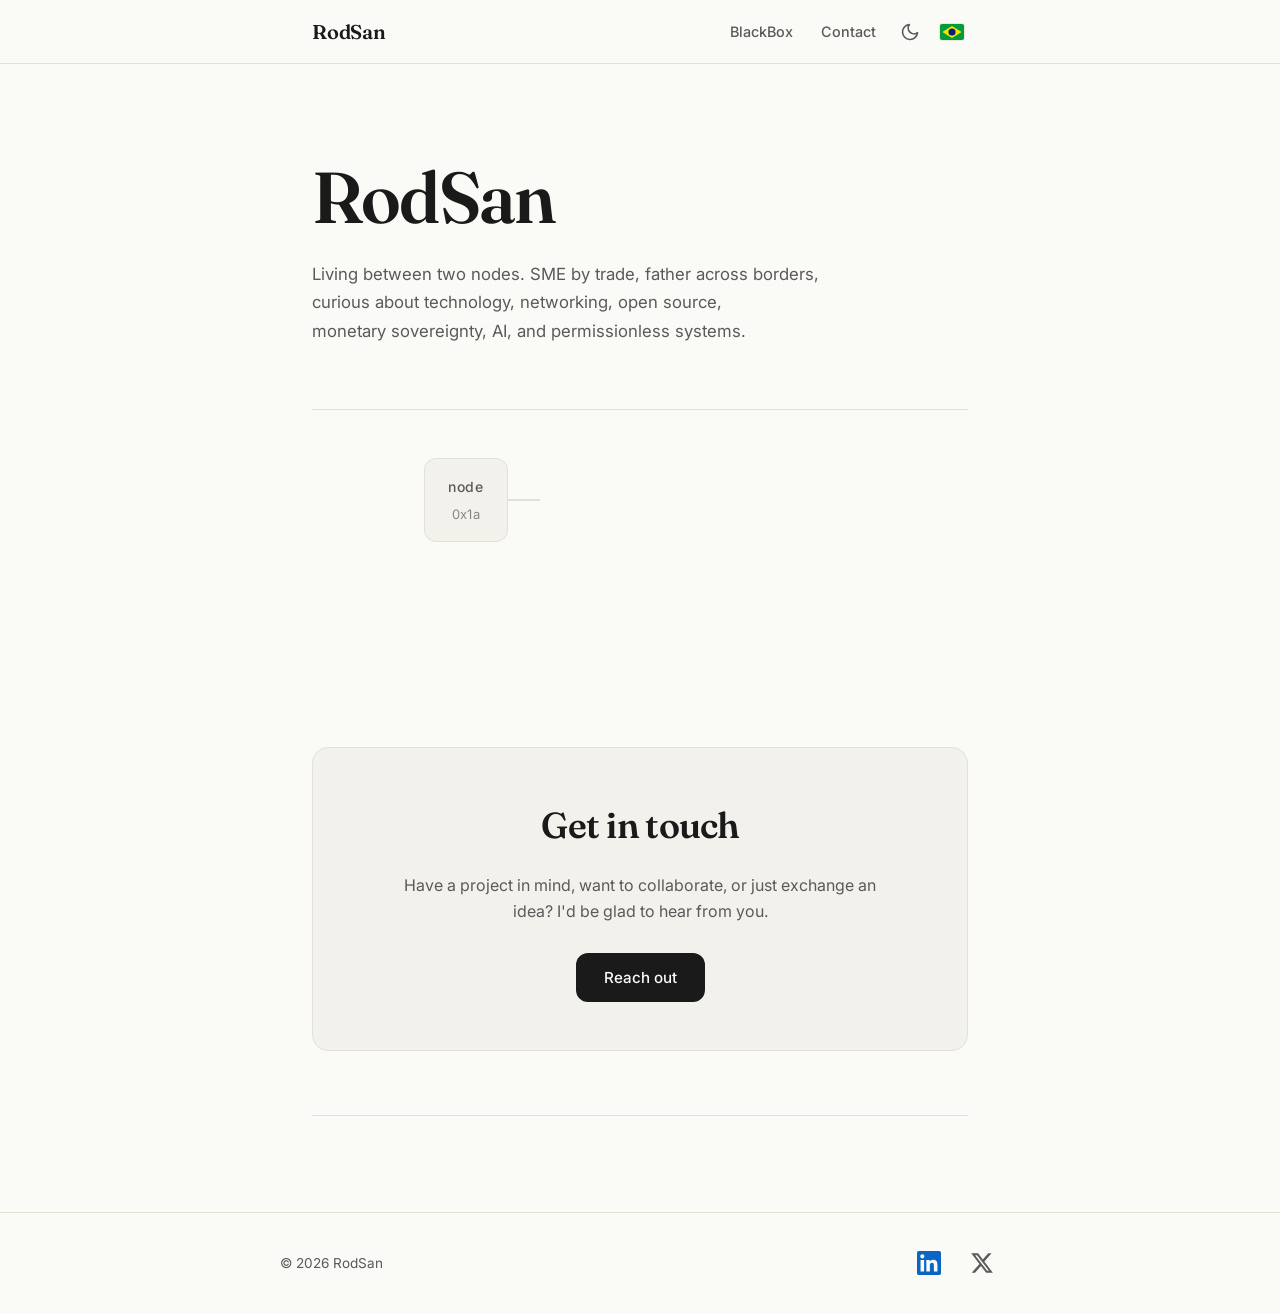
<file: index.html>
<!DOCTYPE html>
<html lang="en">
<head>
    <meta charset="UTF-8">
    <meta name="viewport" content="width=device-width, initial-scale=1.0">
    <title>RodSan</title>
    <meta name="description" content="Personal site of RodSan — SSE by trade, father across borders, curious about monetary sovereignty, open source, AI, and permissionless systems.">

    <link rel="alternate" hreflang="en" href="https://0xrodsan.github.io/">
    <link rel="alternate" hreflang="pt-BR" href="https://0xrodsan.github.io/pt/">
    <link rel="alternate" hreflang="x-default" href="https://0xrodsan.github.io/">
    <link rel="canonical" href="https://0xrodsan.github.io/">

    <link rel="preconnect" href="https://fonts.googleapis.com">
    <link rel="preconnect" href="https://fonts.gstatic.com" crossorigin>
    <link href="https://fonts.googleapis.com/css2?family=Fraunces:ital,wght@0,400;0,600;0,700;1,400&family=Inter:wght@400;500;600&display=swap" rel="stylesheet">

    <link rel="stylesheet" href="style.css">

    <script>
        (function() {
            var stored = localStorage.getItem('theme');
            var prefersDark = window.matchMedia('(prefers-color-scheme: dark)').matches;
            var theme = stored || (prefersDark ? 'dark' : 'light');
            document.documentElement.setAttribute('data-theme', theme);
        })();
    </script>
</head>
<body>
    <header class="site-header">
        <div class="header-inner">
            <a href="/" class="site-logo">RodSan</a>

            <nav class="site-nav" aria-label="Main navigation">
                <ul class="nav-list">
                    <li class="nav-item"><a href="https://0xrodsan.github.io/blackbox/" class="nav-link">BlackBox</a></li>
                    <li class="nav-item"><a href="contato.html" class="nav-link">Contact</a></li>
                    <!-- Add new nav items here: <li class="nav-item"><a class="nav-link" href="…">…</a></li> -->
                </ul>
            </nav>

            <div class="header-actions">
                <button type="button" class="theme-toggle" aria-label="Toggle light/dark theme" title="Toggle theme">
                    <svg class="icon-sun" xmlns="http://www.w3.org/2000/svg" width="20" height="20" viewBox="0 0 24 24" fill="none" stroke="currentColor" stroke-width="2" stroke-linecap="round" stroke-linejoin="round" aria-hidden="true">
                        <circle cx="12" cy="12" r="4"></circle>
                        <path d="M12 2v2M12 20v2M4.93 4.93l1.41 1.41M17.66 17.66l1.41 1.41M2 12h2M20 12h2M4.93 19.07l1.41-1.41M17.66 6.34l1.41-1.41"></path>
                    </svg>
                    <svg class="icon-moon" xmlns="http://www.w3.org/2000/svg" width="20" height="20" viewBox="0 0 24 24" fill="none" stroke="currentColor" stroke-width="2" stroke-linecap="round" stroke-linejoin="round" aria-hidden="true">
                        <path d="M21 12.79A9 9 0 1 1 11.21 3 7 7 0 0 0 21 12.79z"></path>
                    </svg>
                </button>

                <a href="pt/" class="lang-flag" aria-label="Português" title="Português">
                    <svg xmlns="http://www.w3.org/2000/svg" viewBox="0 0 30 20" width="24" height="16" aria-hidden="true">
                        <rect width="30" height="20" fill="#009c3b"/>
                        <polygon points="15,2.5 27,10 15,17.5 3,10" fill="#ffdf00"/>
                        <circle cx="15" cy="10" r="4.5" fill="#002776"/>
                    </svg>
                </a>

                <button type="button" class="menu-toggle" aria-label="Open menu" aria-expanded="false" aria-controls="mobile-nav">
                    <span></span>
                    <span></span>
                    <span></span>
                </button>
            </div>
        </div>

        <nav id="mobile-nav" class="mobile-nav" aria-label="Mobile navigation" hidden>
            <ul class="mobile-nav-list">
                <li class="mobile-nav-item"><a href="https://0xrodsan.github.io/blackbox/" class="mobile-nav-link">BlackBox</a></li>
                <li class="mobile-nav-item"><a href="contato.html" class="mobile-nav-link">Contact</a></li>
                <!-- Add new nav items here: <li class="mobile-nav-item"><a class="mobile-nav-link" href="…">…</a></li> -->
            </ul>
        </nav>
    </header>

    <main class="main-content">
        <section class="hero reveal" aria-labelledby="hero-title">
            <h1 id="hero-title" class="hero-title">RodSan</h1>
            <p class="hero-subtitle">
                Living between two nodes. SME by trade, father across borders,<br>
                curious about technology, networking, open source,<br>
                monetary sovereignty, AI, and permissionless systems.
            </p>
        </section>

        <section aria-label="Personal protocol">
            <div style="display:flex;flex-direction:column;align-items:center;justify-content:center;padding:3rem 1rem;gap:2.5rem;">
                <div id="rodsan-chain" style="display:flex;align-items:center;position:relative;"></div>
                <p id="rodsan-caption" style="font-size:14px;color:var(--color-text-muted);text-align:center;max-width:300px;line-height:1.9;opacity:0;transition:opacity 1.4s ease;font-style:italic;margin:0;">I build things that remember.<br>So that wherever I am — something holds.</p>
            </div>
            <style>
            .rodsan-block {
              width: var(--chain-block, 84px);
              height: var(--chain-block, 84px);
              border-radius: 12px;
              border: 1.5px solid var(--chain-border);
              background: var(--chain-bg);
              display: flex;
              flex-direction: column;
              align-items: center;
              justify-content: center;
              gap: 5px;
              opacity: 0;
              position: relative;
              overflow: hidden;
            }
            .rodsan-block.base { border-color: #b87350; }
            .rodsan-label {
              font-size: var(--chain-label, 14px);
              color: var(--color-text-muted);
              font-weight: 500;
              letter-spacing: 0.05em;
              position: relative;
              z-index: 2;
            }
            .rodsan-hash {
              font-size: var(--chain-hash, 13px);
              color: var(--color-text-muted);
              opacity: 0.7;
              letter-spacing: 0.03em;
              position: relative;
              z-index: 2;
            }
            .rodsan-conn {
              width: var(--chain-conn, 32px);
              height: 1.5px;
              background: var(--chain-border);
              opacity: 0;
              transition: opacity 0.4s ease;
              flex-shrink: 0;
            }
            .rodsan-ring {
              position: absolute;
              right: -8px;
              top: 50%;
              transform: translateY(-50%);
              width: 16px;
              height: 16px;
              border-radius: 50%;
              border: 1.5px solid #b87350;
              opacity: 0;
              pointer-events: none;
            }
            .rodsan-ring.go { animation: rodsan-pulse 2.6s ease-out forwards; }
            @keyframes rodsan-pulse {
              0%   { opacity: .7; transform: translateY(-50%) scale(.5); }
              100% { opacity: 0;  transform: translateY(-50%) scale(2.6); }
            }

            [data-theme="dark"] {
              --chain-bg:     #1a1a1a;
              --chain-border: #444444;
            }

            [data-theme="light"] {
              --chain-bg:     var(--color-surface);
              --chain-border: var(--color-border);
            }

            @media (max-width: 540px) {
              :root {
                --chain-block: 60px;
                --chain-label: 10px;
                --chain-hash:  9px;
                --chain-conn:  20px;
              }
            }
            </style>
            <script>
            (function(){
              var chain=document.getElementById('rodsan-chain');
              var caption=document.getElementById('rodsan-caption');
              var blocks=[{label:'node',hash:'0x1a'},{label:'silence',hash:'0x2f'},{label:'echo',hash:'0x3d'},{label:'base',hash:'0xff'}];
              var els=[];
              blocks.forEach(function(b,i){
                var wrap=document.createElement('div');
                wrap.style.cssText='position:relative;display:flex;align-items:center;';
                var block=document.createElement('div');
                block.className='rodsan-block'+(i===blocks.length-1?' base':'');
                var glitch=document.createElement('div');
                glitch.style.cssText='position:absolute;left:0;right:0;height:2px;background:#b87350;opacity:0;z-index:1;';
                var label=document.createElement('span');
                label.className='rodsan-label';
                label.textContent=b.label;
                var hash=document.createElement('span');
                hash.className='rodsan-hash';
                hash.textContent=b.hash;
                block.appendChild(glitch);block.appendChild(label);block.appendChild(hash);
                wrap.appendChild(block);
                var ring=document.createElement('div');
                ring.className='rodsan-ring';
                wrap.appendChild(ring);
                var conn=null;
                if(i<blocks.length-1){conn=document.createElement('div');conn.className='rodsan-conn';wrap.appendChild(conn);}
                els.push({block:block,conn:conn,ring:ring,glitch:glitch,label:label});
                chain.appendChild(wrap);
              });
              function delay(ms){return new Promise(function(r){setTimeout(r,ms);});}
              async function glitchBlock(block,glitch,label){
                var chars='▓░█▒#@&%'.split('');
                var original=label.textContent;
                block.style.opacity='1';
                for(var i=0;i<5;i++){
                  label.textContent=chars[Math.floor(Math.random()*chars.length)].repeat(original.length);
                  glitch.style.opacity='0.6';
                  glitch.style.top=Math.random()*60+'px';
                  block.style.transform='translateX('+(Math.random()-.5)*4+'px)';
                  await delay(60);
                  label.textContent=original;glitch.style.opacity='0';block.style.transform='translateX(0)';
                  await delay(50);
                }
              }
              async function animate(){
                await delay(500);
                for(var i=0;i<els.length;i++){
                  var e=els[i];
                  await glitchBlock(e.block,e.glitch,e.label);
                  e.ring.classList.add('go');
                  await delay(300);e.ring.classList.remove('go');
                  if(e.conn){e.conn.style.opacity='1';await delay(150);await delay(400);}
                  else{await delay(400);}
                }
                await delay(800);caption.style.opacity='1';
              }
              animate();
            })();
            </script>
        </section>

        <section class="cta-section reveal" aria-labelledby="cta-title">
            <div class="cta-card">
                <h2 id="cta-title" class="cta-title">Get in touch</h2>
                <p class="cta-text">
                    Have a project in mind, want to collaborate, or just exchange an idea?
                    I'd be glad to hear from you.
                </p>
                <a href="contato.html" class="cta-button">Reach out</a>
            </div>
        </section>
    </main>

    <footer class="site-footer">
        <div class="footer-inner">
            <p class="footer-copy">© <span class="footer-year">2025</span> RodSan</p>
            <ul class="footer-social">
                <li>
                    <a href="https://www.linkedin.com/in/rodsan80/" class="footer-social-link" target="_blank" rel="noopener noreferrer" aria-label="LinkedIn">
                        <svg xmlns="http://www.w3.org/2000/svg" viewBox="0 0 24 24" aria-hidden="true">
                            <path fill="#0A66C2" d="M20.447 20.452h-3.554v-5.569c0-1.328-.027-3.037-1.852-3.037-1.853 0-2.136 1.445-2.136 2.939v5.667H9.351V9h3.414v1.561h.046c.477-.9 1.637-1.85 3.37-1.85 3.601 0 4.267 2.37 4.267 5.455v6.286zM5.337 7.433c-1.144 0-2.063-.926-2.063-2.065 0-1.138.92-2.063 2.063-2.063 1.14 0 2.064.925 2.064 2.063 0 1.139-.925 2.065-2.064 2.065zm1.782 13.019H3.555V9h3.564v11.452zM22.225 0H1.771C.792 0 0 .774 0 1.729v20.542C0 23.227.792 24 1.771 24h20.451C23.2 24 24 23.227 24 22.271V1.729C24 .774 23.2 0 22.222 0h.003z"/>
                        </svg>
                    </a>
                </li>
                <li>
                    <a href="https://x.com/0xRodSan" class="footer-social-link" target="_blank" rel="noopener noreferrer" aria-label="X">
                        <svg xmlns="http://www.w3.org/2000/svg" viewBox="0 0 24 24" aria-hidden="true">
                            <path fill="currentColor" d="M18.244 2.25h3.308l-7.227 8.26 8.502 11.24H16.17l-5.214-6.817L4.99 21.75H1.68l7.73-8.835L1.254 2.25H8.08l4.713 6.231zm-1.161 17.52h1.833L7.084 4.126H5.117z"/>
                        </svg>
                    </a>
                </li>
            </ul>
        </div>
    </footer>

    <script src="config.js"></script>
    <script src="script.js"></script>
</body>
</html>
</file>
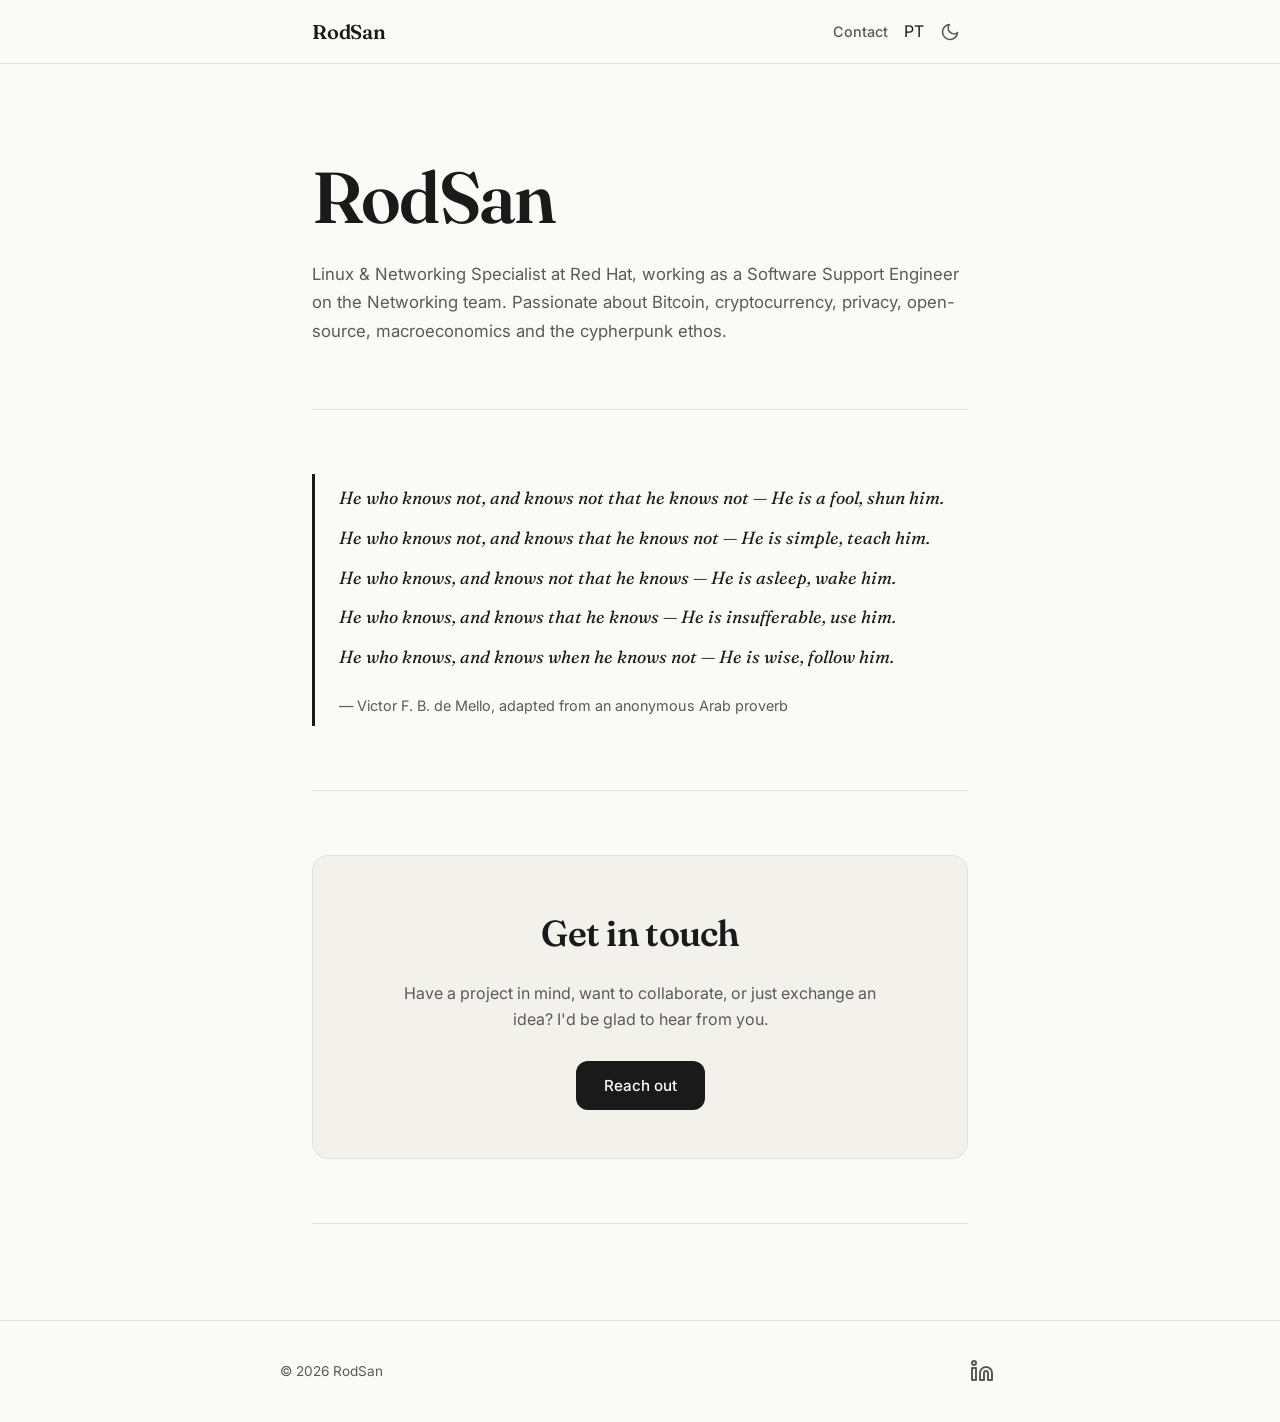
<file: en/index.html>
<!DOCTYPE html>
<html lang="en">
<head>
    <meta charset="UTF-8">
    <meta name="viewport" content="width=device-width, initial-scale=1.0">
    <title>RodSan — Linux & Networking Specialist</title>
    <meta name="description" content="Personal site of RodSan — Linux & Networking Specialist at Red Hat. Bitcoin, privacy, open-source and cypherpunk enthusiast.">

    <link rel="alternate" hreflang="pt-BR" href="https://0xrodsan.github.io/">
    <link rel="alternate" hreflang="en" href="https://0xrodsan.github.io/en/">
    <link rel="alternate" hreflang="x-default" href="https://0xrodsan.github.io/">
    <link rel="canonical" href="https://0xrodsan.github.io/en/">

    <link rel="preconnect" href="https://fonts.googleapis.com">
    <link rel="preconnect" href="https://fonts.gstatic.com" crossorigin>
    <link href="https://fonts.googleapis.com/css2?family=Fraunces:ital,wght@0,400;0,600;0,700;1,400&family=Inter:wght@400;500;600&display=swap" rel="stylesheet">

    <link rel="stylesheet" href="../style.css">

    <script>
        (function() {
            var stored = localStorage.getItem('theme');
            var prefersDark = window.matchMedia('(prefers-color-scheme: dark)').matches;
            var theme = stored || (prefersDark ? 'dark' : 'light');
            document.documentElement.setAttribute('data-theme', theme);
        })();
    </script>
</head>
<body>
    <header class="site-header">
        <div class="header-inner">
            <a href="/en/" class="site-logo">RodSan</a>

            <nav class="site-nav" aria-label="Main navigation">
                <ul class="nav-list">
                    <li class="nav-item"><a href="contact.html" class="nav-link">Contact</a></li>
                    <!-- Add new nav items here: <li class="nav-item"><a class="nav-link" href="…">…</a></li> -->
                </ul>
            </nav>

            <div class="header-actions">
                <a href="/" class="lang-switch" aria-label="Mudar para Português" title="Português">PT</a>

                <button type="button" class="theme-toggle" aria-label="Toggle light/dark theme" title="Toggle theme">
                    <svg class="icon-sun" xmlns="http://www.w3.org/2000/svg" width="20" height="20" viewBox="0 0 24 24" fill="none" stroke="currentColor" stroke-width="2" stroke-linecap="round" stroke-linejoin="round" aria-hidden="true">
                        <circle cx="12" cy="12" r="4"></circle>
                        <path d="M12 2v2M12 20v2M4.93 4.93l1.41 1.41M17.66 17.66l1.41 1.41M2 12h2M20 12h2M4.93 19.07l1.41-1.41M17.66 6.34l1.41-1.41"></path>
                    </svg>
                    <svg class="icon-moon" xmlns="http://www.w3.org/2000/svg" width="20" height="20" viewBox="0 0 24 24" fill="none" stroke="currentColor" stroke-width="2" stroke-linecap="round" stroke-linejoin="round" aria-hidden="true">
                        <path d="M21 12.79A9 9 0 1 1 11.21 3 7 7 0 0 0 21 12.79z"></path>
                    </svg>
                </button>

                <button type="button" class="menu-toggle" aria-label="Open menu" aria-expanded="false" aria-controls="mobile-nav">
                    <span></span>
                    <span></span>
                    <span></span>
                </button>
            </div>
        </div>

        <nav id="mobile-nav" class="mobile-nav" aria-label="Mobile navigation" hidden>
            <ul class="mobile-nav-list">
                <li class="mobile-nav-item"><a href="contact.html" class="mobile-nav-link">Contact</a></li>
                <!-- Add new nav items here: <li class="mobile-nav-item"><a class="mobile-nav-link" href="…">…</a></li> -->
            </ul>
        </nav>
    </header>

    <main class="main-content">
        <section class="hero reveal" aria-labelledby="hero-title">
            <h1 id="hero-title" class="hero-title">RodSan</h1>
            <p class="hero-subtitle">
                Linux & Networking Specialist at Red Hat, working as a Software Support Engineer on the Networking team.
                Passionate about Bitcoin, cryptocurrency, privacy, open-source, macroeconomics and the cypherpunk ethos.
            </p>
        </section>

        <section class="quote-section reveal" aria-label="Quote">
            <blockquote class="quote">
                <p>He who knows not, and knows not that he knows not — He is a fool, shun him.</p>
                <p>He who knows not, and knows that he knows not — He is simple, teach him.</p>
                <p>He who knows, and knows not that he knows — He is asleep, wake him.</p>
                <p>He who knows, and knows that he knows — He is insufferable, use him.</p>
                <p>He who knows, and knows when he knows not — He is wise, follow him.</p>
                <footer class="quote-cite">— Victor F. B. de Mello, adapted from an anonymous Arab proverb</footer>
            </blockquote>
        </section>

        <section class="cta-section reveal" aria-labelledby="cta-title">
            <div class="cta-card">
                <h2 id="cta-title" class="cta-title">Get in touch</h2>
                <p class="cta-text">
                    Have a project in mind, want to collaborate, or just exchange an idea?
                    I'd be glad to hear from you.
                </p>
                <a href="contact.html" class="cta-button">Reach out</a>
            </div>
        </section>
    </main>

    <footer class="site-footer">
        <div class="footer-inner">
            <p class="footer-copy">© <span class="footer-year">2025</span> RodSan</p>
            <ul class="footer-social">
                <li>
                    <a href="https://www.linkedin.com/in/rodsan80/" class="footer-social-link" target="_blank" rel="noopener noreferrer" aria-label="LinkedIn">
                        <svg xmlns="http://www.w3.org/2000/svg" width="20" height="20" viewBox="0 0 24 24" fill="none" stroke="currentColor" stroke-width="2" stroke-linecap="round" stroke-linejoin="round" aria-hidden="true">
                            <path d="M16 8a6 6 0 0 1 6 6v7h-4v-7a2 2 0 0 0-4 0v7h-4v-7a6 6 0 0 1 6-6z"></path>
                            <rect x="2" y="9" width="4" height="12"></rect>
                            <circle cx="4" cy="4" r="2"></circle>
                        </svg>
                    </a>
                </li>
            </ul>
        </div>
    </footer>

    <script src="../script.js"></script>
</body>
</html>
</file>
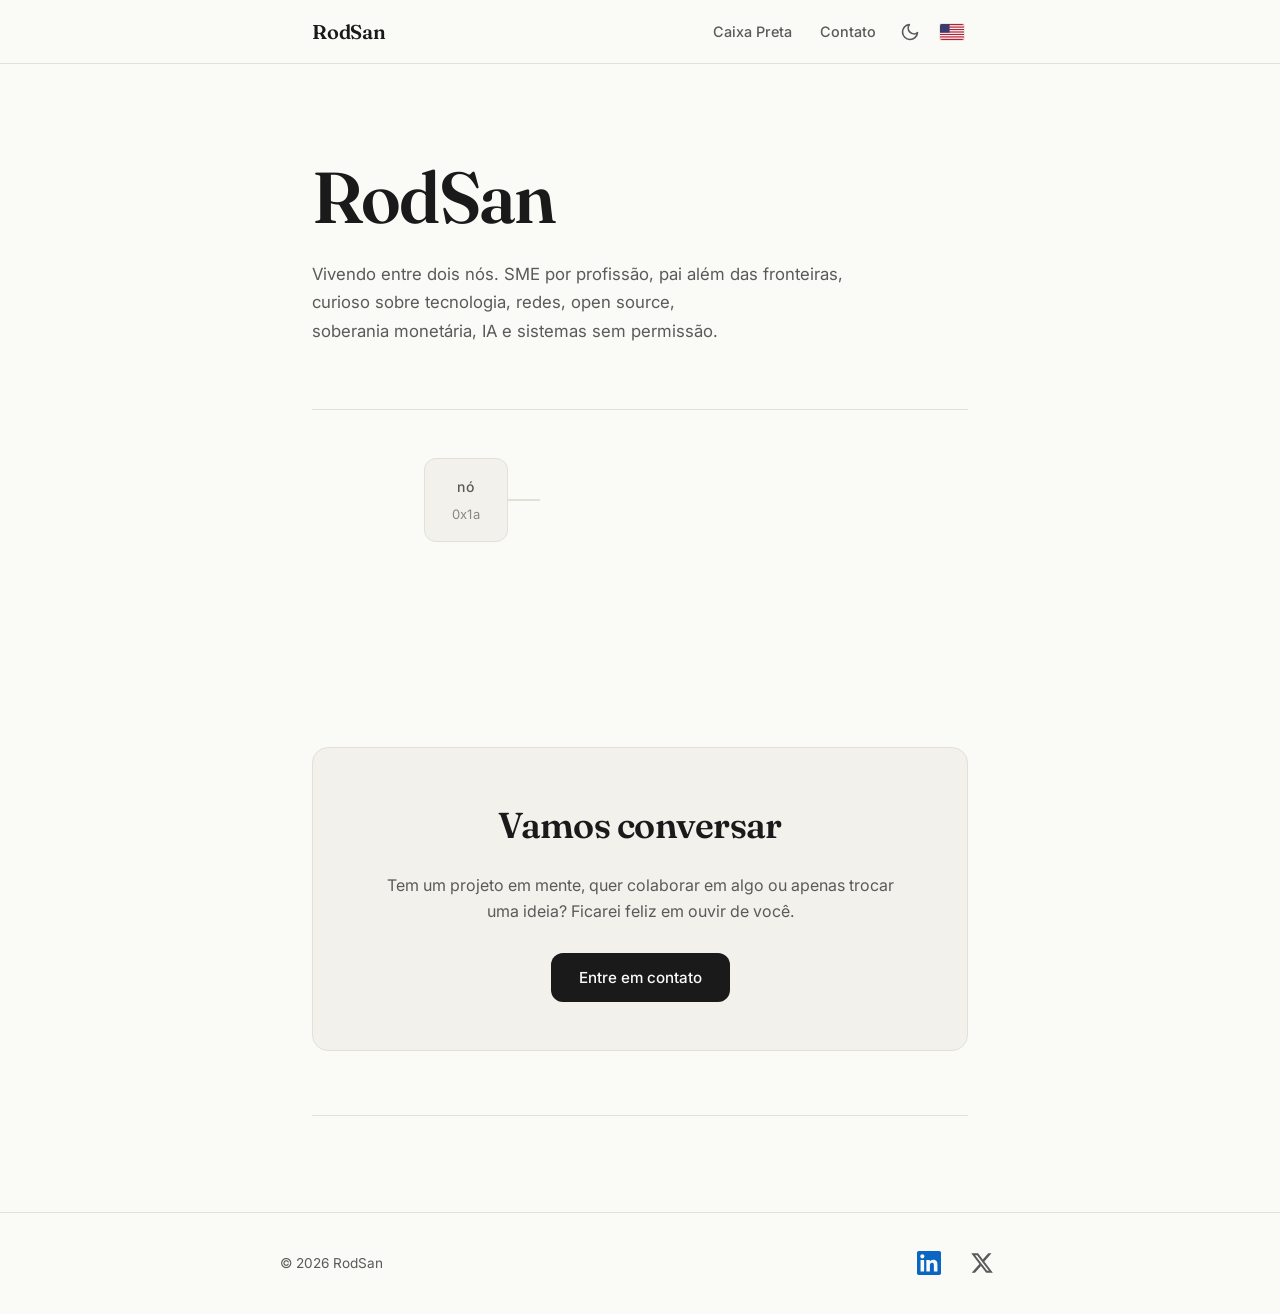
<file: pt/index.html>
<!doctype html>
<html lang="pt-BR">
    <head>
        <meta charset="UTF-8" />
        <meta name="viewport" content="width=device-width, initial-scale=1.0" />
        <title>RodSan</title>
        <meta
            name="description"
            content="Site pessoal de RodSan — Engenheiro de suporte de software, pai que cruza fronteiras, curioso sobre soberania monetária, código aberto, IA e sistemas sem permissão."
        />

        <link
            rel="alternate"
            hreflang="en"
            href="https://0xrodsan.github.io/"
        />
        <link
            rel="alternate"
            hreflang="pt-BR"
            href="https://0xrodsan.github.io/pt/"
        />
        <link
            rel="alternate"
            hreflang="x-default"
            href="https://0xrodsan.github.io/"
        />
        <link rel="canonical" href="https://0xrodsan.github.io/pt/" />

        <link rel="preconnect" href="https://fonts.googleapis.com" />
        <link rel="preconnect" href="https://fonts.gstatic.com" crossorigin />
        <link
            href="https://fonts.googleapis.com/css2?family=Fraunces:ital,wght@0,400;0,600;0,700;1,400&family=Inter:wght@400;500;600&display=swap"
            rel="stylesheet"
        />

        <link rel="stylesheet" href="../style.css" />

        <script>
            (function () {
                var stored = localStorage.getItem("theme");
                var prefersDark = window.matchMedia(
                    "(prefers-color-scheme: dark)",
                ).matches;
                var theme = stored || (prefersDark ? "dark" : "light");
                document.documentElement.setAttribute("data-theme", theme);
            })();
        </script>
    </head>
    <body>
        <header class="site-header">
            <div class="header-inner">
                <a href="/pt/" class="site-logo">RodSan</a>

                <nav class="site-nav" aria-label="Navegação principal">
                    <ul class="nav-list">
                        <li class="nav-item">
                            <a href="https://0xrodsan.github.io/blackbox/pt/" class="nav-link">Caixa Preta</a>
                        </li>
                        <li class="nav-item">
                            <a href="contato.html" class="nav-link">Contato</a>
                        </li>
                        <!-- Add new nav items here: <li class="nav-item"><a class="nav-link" href="…">…</a></li> -->
                    </ul>
                </nav>

                <div class="header-actions">
                    <button
                        type="button"
                        class="theme-toggle"
                        aria-label="Alternar tema claro/escuro"
                        title="Alternar tema"
                    >
                        <svg
                            class="icon-sun"
                            xmlns="http://www.w3.org/2000/svg"
                            width="20"
                            height="20"
                            viewBox="0 0 24 24"
                            fill="none"
                            stroke="currentColor"
                            stroke-width="2"
                            stroke-linecap="round"
                            stroke-linejoin="round"
                            aria-hidden="true"
                        >
                            <circle cx="12" cy="12" r="4"></circle>
                            <path
                                d="M12 2v2M12 20v2M4.93 4.93l1.41 1.41M17.66 17.66l1.41 1.41M2 12h2M20 12h2M4.93 19.07l1.41-1.41M17.66 6.34l1.41-1.41"
                            ></path>
                        </svg>
                        <svg
                            class="icon-moon"
                            xmlns="http://www.w3.org/2000/svg"
                            width="20"
                            height="20"
                            viewBox="0 0 24 24"
                            fill="none"
                            stroke="currentColor"
                            stroke-width="2"
                            stroke-linecap="round"
                            stroke-linejoin="round"
                            aria-hidden="true"
                        >
                            <path
                                d="M21 12.79A9 9 0 1 1 11.21 3 7 7 0 0 0 21 12.79z"
                            ></path>
                        </svg>
                    </button>

                    <a
                        href="../"
                        class="lang-flag"
                        aria-label="English"
                        title="English"
                    >
                        <svg
                            xmlns="http://www.w3.org/2000/svg"
                            viewBox="0 0 30 20"
                            width="24"
                            height="16"
                            aria-hidden="true"
                        >
                            <rect width="30" height="20" fill="#b22234" />
                            <g fill="#fff">
                                <rect y="1.54" width="30" height="1.54" />
                                <rect y="4.62" width="30" height="1.54" />
                                <rect y="7.69" width="30" height="1.54" />
                                <rect y="10.77" width="30" height="1.54" />
                                <rect y="13.85" width="30" height="1.54" />
                                <rect y="16.92" width="30" height="1.54" />
                            </g>
                            <rect width="12" height="10.77" fill="#3c3b6e" />
                        </svg>
                    </a>

                    <button
                        type="button"
                        class="menu-toggle"
                        aria-label="Abrir menu"
                        aria-expanded="false"
                        aria-controls="mobile-nav"
                    >
                        <span></span>
                        <span></span>
                        <span></span>
                    </button>
                </div>
            </div>

            <nav
                id="mobile-nav"
                class="mobile-nav"
                aria-label="Navegação móvel"
                hidden
            >
                <ul class="mobile-nav-list">
                    <li class="mobile-nav-item">
                        <a href="https://0xrodsan.github.io/blackbox/pt/" class="mobile-nav-link"
                            >Caixa Preta</a
                        >
                    </li>
                    <li class="mobile-nav-item">
                        <a href="contato.html" class="mobile-nav-link"
                            >Contato</a
                        >
                    </li>
                    <!-- Add new nav items here: <li class="mobile-nav-item"><a class="mobile-nav-link" href="…">…</a></li> -->
                </ul>
            </nav>
        </header>

        <main class="main-content">
            <section class="hero reveal" aria-labelledby="hero-title">
                <h1 id="hero-title" class="hero-title">RodSan</h1>
                <p class="hero-subtitle">
                    Vivendo entre dois nós. SME por profissão, pai além das fronteiras,<br>
                    curioso sobre tecnologia, redes, open source,<br>
                    soberania monetária, IA e sistemas sem permissão.
                </p>
            </section>

            <section aria-label="Protocolo pessoal">
                <div style="display:flex;flex-direction:column;align-items:center;justify-content:center;padding:3rem 1rem;gap:2.5rem;">
                    <div id="rodsan-chain" style="display:flex;align-items:center;position:relative;"></div>
                    <p id="rodsan-caption" style="font-size:14px;color:var(--color-text-muted);text-align:center;max-width:380px;line-height:1.9;opacity:0;transition:opacity 1.4s ease;font-style:italic;margin:0;">Construo coisas que guardam memória.<br>Para que onde quer que eu esteja — algo permaneça.</p>
                </div>
                <style>
                .rodsan-block {
                  width: var(--chain-block, 84px);
                  height: var(--chain-block, 84px);
                  border-radius: 12px;
                  border: 1.5px solid var(--chain-border);
                  background: var(--chain-bg);
                  display: flex;
                  flex-direction: column;
                  align-items: center;
                  justify-content: center;
                  gap: 5px;
                  opacity: 0;
                  position: relative;
                  overflow: hidden;
                }
                .rodsan-block.base { border-color: #b87350; }
                .rodsan-label {
                  font-size: var(--chain-label, 14px);
                  color: var(--color-text-muted);
                  font-weight: 500;
                  letter-spacing: 0.05em;
                  position: relative;
                  z-index: 2;
                }
                .rodsan-hash {
                  font-size: var(--chain-hash, 13px);
                  color: var(--color-text-muted);
                  opacity: 0.7;
                  letter-spacing: 0.03em;
                  position: relative;
                  z-index: 2;
                }
                .rodsan-conn {
                  width: var(--chain-conn, 32px);
                  height: 1.5px;
                  background: var(--chain-border);
                  opacity: 0;
                  transition: opacity 0.4s ease;
                  flex-shrink: 0;
                }
                .rodsan-ring {
                  position: absolute;
                  right: -8px;
                  top: 50%;
                  transform: translateY(-50%);
                  width: 16px;
                  height: 16px;
                  border-radius: 50%;
                  border: 1.5px solid #b87350;
                  opacity: 0;
                  pointer-events: none;
                }
                .rodsan-ring.go { animation: rodsan-pulse 2.6s ease-out forwards; }
                @keyframes rodsan-pulse {
                  0%   { opacity: .7; transform: translateY(-50%) scale(.5); }
                  100% { opacity: 0;  transform: translateY(-50%) scale(2.6); }
                }

                [data-theme="dark"] {
                  --chain-bg:     #1a1a1a;
                  --chain-border: #444444;
                }

                [data-theme="light"] {
                  --chain-bg:     var(--color-surface);
                  --chain-border: var(--color-border);
                }

                @media (max-width: 540px) {
                  :root {
                    --chain-block: 60px;
                    --chain-label: 10px;
                    --chain-hash:  9px;
                    --chain-conn:  20px;
                  }
                }
                </style>
                <script>
                (function(){
                  var chain=document.getElementById('rodsan-chain');
                  var caption=document.getElementById('rodsan-caption');
                  var blocks=[{label:'nó',hash:'0x1a'},{label:'silêncio',hash:'0x2f'},{label:'eco',hash:'0x3d'},{label:'base',hash:'0xff'}];
                  var els=[];
                  blocks.forEach(function(b,i){
                    var wrap=document.createElement('div');
                    wrap.style.cssText='position:relative;display:flex;align-items:center;';
                    var block=document.createElement('div');
                    block.className='rodsan-block'+(i===blocks.length-1?' base':'');
                    var glitch=document.createElement('div');
                    glitch.style.cssText='position:absolute;left:0;right:0;height:2px;background:#b87350;opacity:0;z-index:1;';
                    var label=document.createElement('span');
                    label.className='rodsan-label';
                    label.textContent=b.label;
                    var hash=document.createElement('span');
                    hash.className='rodsan-hash';
                    hash.textContent=b.hash;
                    block.appendChild(glitch);block.appendChild(label);block.appendChild(hash);
                    wrap.appendChild(block);
                    var ring=document.createElement('div');
                    ring.className='rodsan-ring';
                    wrap.appendChild(ring);
                    var conn=null;
                    if(i<blocks.length-1){conn=document.createElement('div');conn.className='rodsan-conn';wrap.appendChild(conn);}
                    els.push({block:block,conn:conn,ring:ring,glitch:glitch,label:label});
                    chain.appendChild(wrap);
                  });
                  function delay(ms){return new Promise(function(r){setTimeout(r,ms);});}
                  async function glitchBlock(block,glitch,label){
                    var chars='▓░█▒#@&%'.split('');
                    var original=label.textContent;
                    block.style.opacity='1';
                    for(var i=0;i<5;i++){
                      label.textContent=chars[Math.floor(Math.random()*chars.length)].repeat(original.length);
                      glitch.style.opacity='0.6';
                      glitch.style.top=Math.random()*60+'px';
                      block.style.transform='translateX('+(Math.random()-.5)*4+'px)';
                      await delay(60);
                      label.textContent=original;glitch.style.opacity='0';block.style.transform='translateX(0)';
                      await delay(50);
                    }
                  }
                  async function animate(){
                    await delay(500);
                    for(var i=0;i<els.length;i++){
                      var e=els[i];
                      await glitchBlock(e.block,e.glitch,e.label);
                      e.ring.classList.add('go');
                      await delay(300);e.ring.classList.remove('go');
                      if(e.conn){e.conn.style.opacity='1';await delay(150);await delay(400);}
                      else{await delay(400);}
                    }
                    await delay(800);caption.style.opacity='1';
                  }
                  animate();
                })();
                </script>
            </section>

            <section class="cta-section reveal" aria-labelledby="cta-title">
                <div class="cta-card">
                    <h2 id="cta-title" class="cta-title">Vamos conversar</h2>
                    <p class="cta-text">
                        Tem um projeto em mente, quer colaborar em algo ou
                        apenas trocar uma ideia? Ficarei feliz em ouvir de você.
                    </p>
                    <a href="contato.html" class="cta-button"
                        >Entre em contato</a
                    >
                </div>
            </section>
        </main>

        <footer class="site-footer">
            <div class="footer-inner">
                <p class="footer-copy">
                    © <span class="footer-year">2025</span> RodSan
                </p>
                <ul class="footer-social">
                    <li>
                        <a href="https://www.linkedin.com/in/rodsan80/" class="footer-social-link" target="_blank" rel="noopener noreferrer" aria-label="LinkedIn">
                            <svg xmlns="http://www.w3.org/2000/svg" viewBox="0 0 24 24" aria-hidden="true">
                                <path fill="#0A66C2" d="M20.447 20.452h-3.554v-5.569c0-1.328-.027-3.037-1.852-3.037-1.853 0-2.136 1.445-2.136 2.939v5.667H9.351V9h3.414v1.561h.046c.477-.9 1.637-1.85 3.37-1.85 3.601 0 4.267 2.37 4.267 5.455v6.286zM5.337 7.433c-1.144 0-2.063-.926-2.063-2.065 0-1.138.92-2.063 2.063-2.063 1.14 0 2.064.925 2.064 2.063 0 1.139-.925 2.065-2.064 2.065zm1.782 13.019H3.555V9h3.564v11.452zM22.225 0H1.771C.792 0 0 .774 0 1.729v20.542C0 23.227.792 24 1.771 24h20.451C23.2 24 24 23.227 24 22.271V1.729C24 .774 23.2 0 22.222 0h.003z"/>
                            </svg>
                        </a>
                    </li>
                    <li>
                        <a href="https://x.com/0xRodSan" class="footer-social-link" target="_blank" rel="noopener noreferrer" aria-label="X">
                            <svg xmlns="http://www.w3.org/2000/svg" viewBox="0 0 24 24" aria-hidden="true">
                                <path fill="currentColor" d="M18.244 2.25h3.308l-7.227 8.26 8.502 11.24H16.17l-5.214-6.817L4.99 21.75H1.68l7.73-8.835L1.254 2.25H8.08l4.713 6.231zm-1.161 17.52h1.833L7.084 4.126H5.117z"/>
                            </svg>
                        </a>
                    </li>
                </ul>
            </div>
        </footer>

        <script src="../config.js"></script>
        <script src="../script.js"></script>
    </body>
</html>
</file>
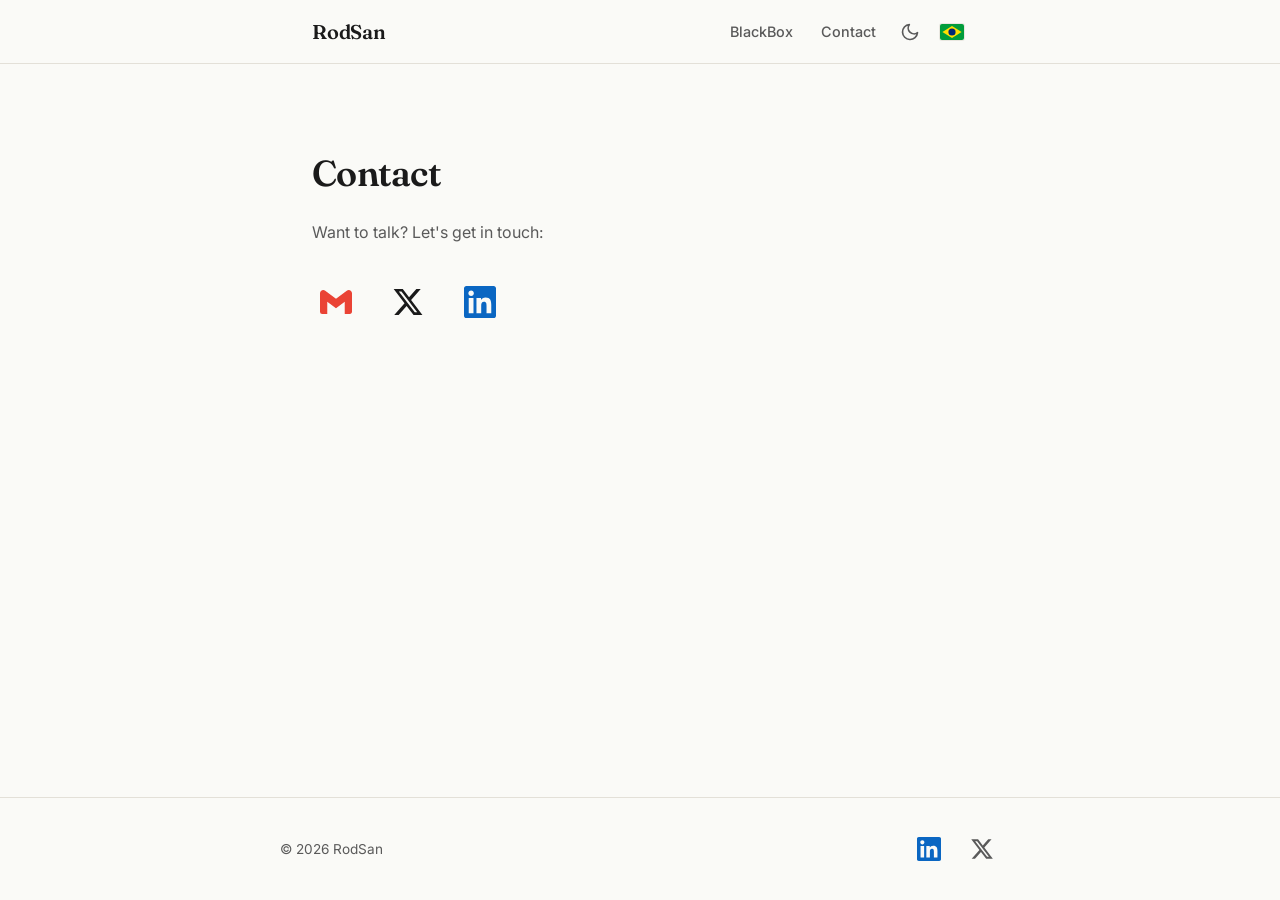
<file: contato.html>
<!DOCTYPE html>
<html lang="en">
<head>
    <meta charset="UTF-8">
    <meta name="viewport" content="width=device-width, initial-scale=1.0">
    <title>Contact — RodSan</title>
    <meta name="description" content="Get in touch with RodSan — email.">

    <link rel="alternate" hreflang="en" href="https://0xrodsan.github.io/contato.html">
    <link rel="alternate" hreflang="pt-BR" href="https://0xrodsan.github.io/pt/contato.html">
    <link rel="alternate" hreflang="x-default" href="https://0xrodsan.github.io/contato.html">
    <link rel="canonical" href="https://0xrodsan.github.io/contato.html">

    <link rel="preconnect" href="https://fonts.googleapis.com">
    <link rel="preconnect" href="https://fonts.gstatic.com" crossorigin>
    <link href="https://fonts.googleapis.com/css2?family=Fraunces:ital,wght@0,400;0,600;0,700;1,400&family=Inter:wght@400;500;600&display=swap" rel="stylesheet">

    <link rel="stylesheet" href="style.css">

    <script>
        (function() {
            var stored = localStorage.getItem('theme');
            var prefersDark = window.matchMedia('(prefers-color-scheme: dark)').matches;
            var theme = stored || (prefersDark ? 'dark' : 'light');
            document.documentElement.setAttribute('data-theme', theme);
        })();
    </script>
</head>
<body>
    <header class="site-header">
        <div class="header-inner">
            <a href="/" class="site-logo">RodSan</a>

            <nav class="site-nav" aria-label="Main navigation">
                <ul class="nav-list">
                    <li class="nav-item"><a href="https://0xrodsan.github.io/blackbox/" class="nav-link">BlackBox</a></li>
                    <li class="nav-item"><a href="contato.html" class="nav-link">Contact</a></li>
                    <!-- Add new nav items here: <li class="nav-item"><a class="nav-link" href="…">…</a></li> -->
                </ul>
            </nav>

            <div class="header-actions">
                <button type="button" class="theme-toggle" aria-label="Toggle light/dark theme" title="Toggle theme">
                    <svg class="icon-sun" xmlns="http://www.w3.org/2000/svg" width="20" height="20" viewBox="0 0 24 24" fill="none" stroke="currentColor" stroke-width="2" stroke-linecap="round" stroke-linejoin="round" aria-hidden="true">
                        <circle cx="12" cy="12" r="4"></circle>
                        <path d="M12 2v2M12 20v2M4.93 4.93l1.41 1.41M17.66 17.66l1.41 1.41M2 12h2M20 12h2M4.93 19.07l1.41-1.41M17.66 6.34l1.41-1.41"></path>
                    </svg>
                    <svg class="icon-moon" xmlns="http://www.w3.org/2000/svg" width="20" height="20" viewBox="0 0 24 24" fill="none" stroke="currentColor" stroke-width="2" stroke-linecap="round" stroke-linejoin="round" aria-hidden="true">
                        <path d="M21 12.79A9 9 0 1 1 11.21 3 7 7 0 0 0 21 12.79z"></path>
                    </svg>
                </button>

                <a href="pt/contato.html" class="lang-flag" aria-label="Português" title="Português">
                    <svg xmlns="http://www.w3.org/2000/svg" viewBox="0 0 30 20" width="24" height="16" aria-hidden="true">
                        <rect width="30" height="20" fill="#009c3b"/>
                        <polygon points="15,2.5 27,10 15,17.5 3,10" fill="#ffdf00"/>
                        <circle cx="15" cy="10" r="4.5" fill="#002776"/>
                    </svg>
                </a>

                <button type="button" class="menu-toggle" aria-label="Open menu" aria-expanded="false" aria-controls="mobile-nav">
                    <span></span>
                    <span></span>
                    <span></span>
                </button>
            </div>
        </div>

        <nav id="mobile-nav" class="mobile-nav" aria-label="Mobile navigation" hidden>
            <ul class="mobile-nav-list">
                <li class="mobile-nav-item"><a href="https://0xrodsan.github.io/blackbox/" class="mobile-nav-link">BlackBox</a></li>
                <li class="mobile-nav-item"><a href="contato.html" class="mobile-nav-link">Contact</a></li>
                <!-- Add new nav items here: <li class="mobile-nav-item"><a class="mobile-nav-link" href="…">…</a></li> -->
            </ul>
        </nav>
    </header>

    <main class="main-content">
        <section class="contact-page reveal" aria-labelledby="contact-title">
            <h1 id="contact-title" class="section-title">Contact</h1>
            <p class="contact-description">
                Want to talk? Let's get in touch:
            </p>
            <ul class="contact-info">
                <li class="contact-info-item">
                    <a class="contact-info-link" href="mailto:0xrodsan@gmail.com" aria-label="Send email to 0xrodsan@gmail.com" title="Email">
                        <svg xmlns="http://www.w3.org/2000/svg" viewBox="0 0 24 24" aria-hidden="true">
                            <path fill="#EA4335" d="M24 5.457v13.909c0 .904-.732 1.636-1.636 1.636h-3.819V11.73L12 16.64l-6.545-4.91v9.273H1.636A1.636 1.636 0 0 1 0 19.366V5.457c0-2.023 2.309-3.178 3.927-1.964L5.455 4.64 12 9.548l6.545-4.91 1.528-1.145C21.69 2.28 24 3.434 24 5.457z"/>
                        </svg>
                    </a>
                </li>
                <li class="contact-info-item">
                    <a class="contact-info-link" href="https://x.com/0xRodSan" target="_blank" rel="noopener noreferrer" aria-label="Follow @0xRodSan on X" title="X">
                        <svg xmlns="http://www.w3.org/2000/svg" viewBox="0 0 24 24" aria-hidden="true">
                            <path fill="currentColor" d="M18.244 2.25h3.308l-7.227 8.26 8.502 11.24H16.17l-5.214-6.817L4.99 21.75H1.68l7.73-8.835L1.254 2.25H8.08l4.713 6.231zm-1.161 17.52h1.833L7.084 4.126H5.117z"/>
                        </svg>
                    </a>
                </li>
                <li class="contact-info-item">
                    <a class="contact-info-link" href="https://www.linkedin.com/in/rodsan80/" target="_blank" rel="noopener noreferrer" aria-label="View RodSan's LinkedIn profile" title="LinkedIn">
                        <svg xmlns="http://www.w3.org/2000/svg" viewBox="0 0 24 24" aria-hidden="true">
                            <path fill="#0A66C2" d="M20.447 20.452h-3.554v-5.569c0-1.328-.027-3.037-1.852-3.037-1.853 0-2.136 1.445-2.136 2.939v5.667H9.351V9h3.414v1.561h.046c.477-.9 1.637-1.85 3.37-1.85 3.601 0 4.267 2.37 4.267 5.455v6.286zM5.337 7.433c-1.144 0-2.063-.926-2.063-2.065 0-1.138.92-2.063 2.063-2.063 1.14 0 2.064.925 2.064 2.063 0 1.139-.925 2.065-2.064 2.065zm1.782 13.019H3.555V9h3.564v11.452zM22.225 0H1.771C.792 0 0 .774 0 1.729v20.542C0 23.227.792 24 1.771 24h20.451C23.2 24 24 23.227 24 22.271V1.729C24 .774 23.2 0 22.222 0h.003z"/>
                        </svg>
                    </a>
                </li>
            </ul>
        </section>
    </main>

    <footer class="site-footer">
        <div class="footer-inner">
            <p class="footer-copy">© <span class="footer-year">2025</span> RodSan</p>
            <ul class="footer-social">
                <li>
                    <a href="https://www.linkedin.com/in/rodsan80/" class="footer-social-link" target="_blank" rel="noopener noreferrer" aria-label="LinkedIn">
                        <svg xmlns="http://www.w3.org/2000/svg" viewBox="0 0 24 24" aria-hidden="true">
                            <path fill="#0A66C2" d="M20.447 20.452h-3.554v-5.569c0-1.328-.027-3.037-1.852-3.037-1.853 0-2.136 1.445-2.136 2.939v5.667H9.351V9h3.414v1.561h.046c.477-.9 1.637-1.85 3.37-1.85 3.601 0 4.267 2.37 4.267 5.455v6.286zM5.337 7.433c-1.144 0-2.063-.926-2.063-2.065 0-1.138.92-2.063 2.063-2.063 1.14 0 2.064.925 2.064 2.063 0 1.139-.925 2.065-2.064 2.065zm1.782 13.019H3.555V9h3.564v11.452zM22.225 0H1.771C.792 0 0 .774 0 1.729v20.542C0 23.227.792 24 1.771 24h20.451C23.2 24 24 23.227 24 22.271V1.729C24 .774 23.2 0 22.222 0h.003z"/>
                        </svg>
                    </a>
                </li>
                <li>
                    <a href="https://x.com/0xRodSan" class="footer-social-link" target="_blank" rel="noopener noreferrer" aria-label="X">
                        <svg xmlns="http://www.w3.org/2000/svg" viewBox="0 0 24 24" aria-hidden="true">
                            <path fill="currentColor" d="M18.244 2.25h3.308l-7.227 8.26 8.502 11.24H16.17l-5.214-6.817L4.99 21.75H1.68l7.73-8.835L1.254 2.25H8.08l4.713 6.231zm-1.161 17.52h1.833L7.084 4.126H5.117z"/>
                        </svg>
                    </a>
                </li>
            </ul>
        </div>
    </footer>

    <script src="config.js"></script>
    <script src="script.js"></script>
</body>
</html>
</file>
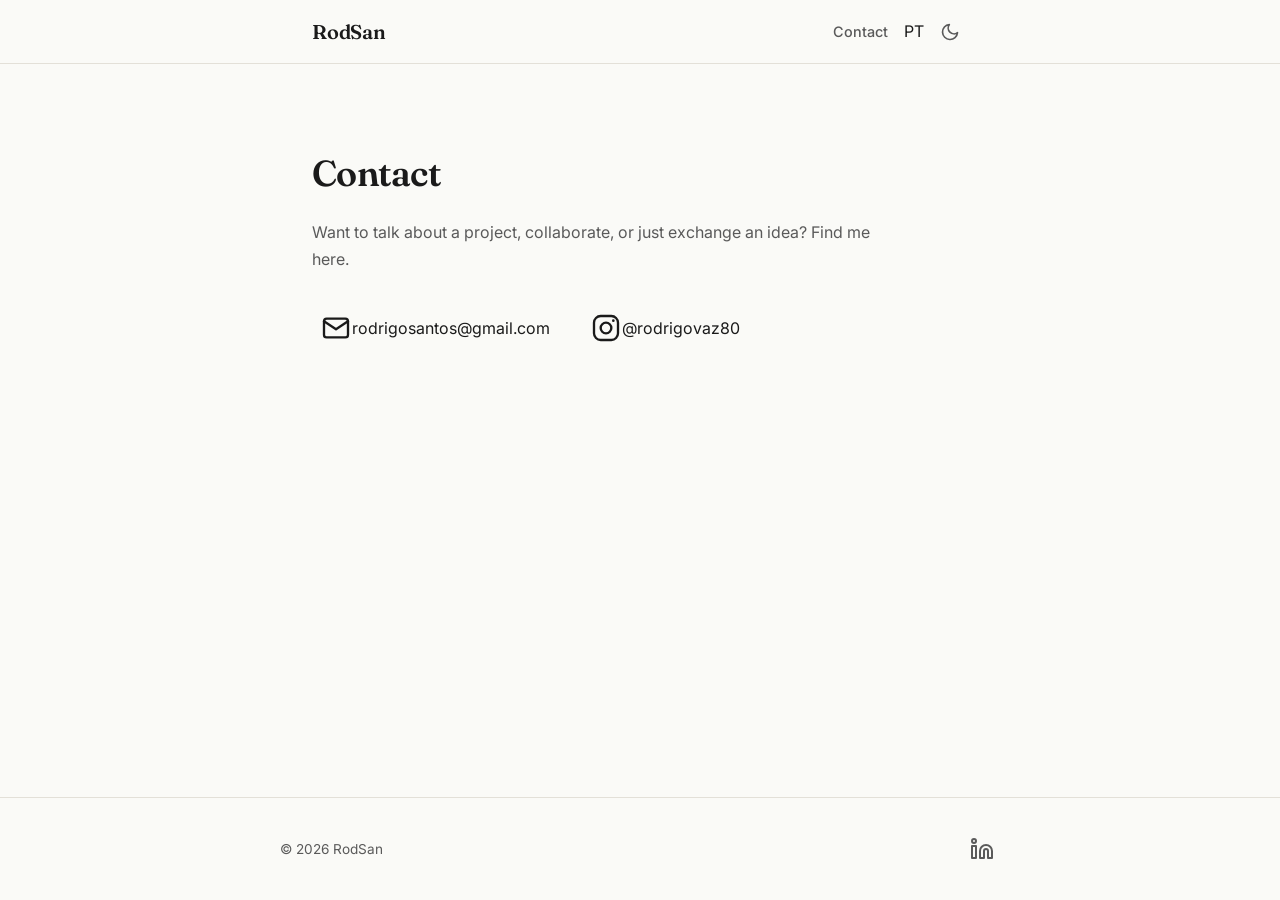
<file: en/contact.html>
<!DOCTYPE html>
<html lang="en">
<head>
    <meta charset="UTF-8">
    <meta name="viewport" content="width=device-width, initial-scale=1.0">
    <title>Contact — RodSan</title>
    <meta name="description" content="Get in touch with RodSan — email and Instagram.">

    <link rel="alternate" hreflang="pt-BR" href="https://0xrodsan.github.io/contato.html">
    <link rel="alternate" hreflang="en" href="https://0xrodsan.github.io/en/contact.html">
    <link rel="alternate" hreflang="x-default" href="https://0xrodsan.github.io/contato.html">
    <link rel="canonical" href="https://0xrodsan.github.io/en/contact.html">

    <link rel="preconnect" href="https://fonts.googleapis.com">
    <link rel="preconnect" href="https://fonts.gstatic.com" crossorigin>
    <link href="https://fonts.googleapis.com/css2?family=Fraunces:ital,wght@0,400;0,600;0,700;1,400&family=Inter:wght@400;500;600&display=swap" rel="stylesheet">

    <link rel="stylesheet" href="../style.css">

    <script>
        (function() {
            var stored = localStorage.getItem('theme');
            var prefersDark = window.matchMedia('(prefers-color-scheme: dark)').matches;
            var theme = stored || (prefersDark ? 'dark' : 'light');
            document.documentElement.setAttribute('data-theme', theme);
        })();
    </script>
</head>
<body>
    <header class="site-header">
        <div class="header-inner">
            <a href="/en/" class="site-logo">RodSan</a>

            <nav class="site-nav" aria-label="Main navigation">
                <ul class="nav-list">
                    <li class="nav-item"><a href="contact.html" class="nav-link">Contact</a></li>
                    <!-- Add new nav items here: <li class="nav-item"><a class="nav-link" href="…">…</a></li> -->
                </ul>
            </nav>

            <div class="header-actions">
                <a href="../contato.html" class="lang-switch" aria-label="Mudar para Português" title="Português">PT</a>

                <button type="button" class="theme-toggle" aria-label="Toggle light/dark theme" title="Toggle theme">
                    <svg class="icon-sun" xmlns="http://www.w3.org/2000/svg" width="20" height="20" viewBox="0 0 24 24" fill="none" stroke="currentColor" stroke-width="2" stroke-linecap="round" stroke-linejoin="round" aria-hidden="true">
                        <circle cx="12" cy="12" r="4"></circle>
                        <path d="M12 2v2M12 20v2M4.93 4.93l1.41 1.41M17.66 17.66l1.41 1.41M2 12h2M20 12h2M4.93 19.07l1.41-1.41M17.66 6.34l1.41-1.41"></path>
                    </svg>
                    <svg class="icon-moon" xmlns="http://www.w3.org/2000/svg" width="20" height="20" viewBox="0 0 24 24" fill="none" stroke="currentColor" stroke-width="2" stroke-linecap="round" stroke-linejoin="round" aria-hidden="true">
                        <path d="M21 12.79A9 9 0 1 1 11.21 3 7 7 0 0 0 21 12.79z"></path>
                    </svg>
                </button>

                <button type="button" class="menu-toggle" aria-label="Open menu" aria-expanded="false" aria-controls="mobile-nav">
                    <span></span>
                    <span></span>
                    <span></span>
                </button>
            </div>
        </div>

        <nav id="mobile-nav" class="mobile-nav" aria-label="Mobile navigation" hidden>
            <ul class="mobile-nav-list">
                <li class="mobile-nav-item"><a href="contact.html" class="mobile-nav-link">Contact</a></li>
                <!-- Add new nav items here: <li class="mobile-nav-item"><a class="mobile-nav-link" href="…">…</a></li> -->
            </ul>
        </nav>
    </header>

    <main class="main-content">
        <section class="contact-page reveal" aria-labelledby="contact-title">
            <h1 id="contact-title" class="section-title">Contact</h1>
            <p class="contact-description">
                Want to talk about a project, collaborate, or just exchange an idea? Find me here.
            </p>
            <ul class="contact-info">
                <li class="contact-info-item">
                    <a class="contact-info-link" href="mailto:rodrigosantos@gmail.com" aria-label="Send email to rodrigosantos@gmail.com">
                        <svg xmlns="http://www.w3.org/2000/svg" width="24" height="24" viewBox="0 0 24 24" fill="none" stroke="currentColor" stroke-width="1.75" stroke-linecap="round" stroke-linejoin="round" aria-hidden="true">
                            <rect x="3" y="5" width="18" height="14" rx="2"></rect>
                            <path d="m3 7 9 6 9-6"></path>
                        </svg>
                        <span>rodrigosantos@gmail.com</span>
                    </a>
                </li>
                <li class="contact-info-item">
                    <a class="contact-info-link" href="https://instagram.com/rodrigovaz80" target="_blank" rel="noopener noreferrer" aria-label="Open @rodrigovaz80 on Instagram">
                        <svg xmlns="http://www.w3.org/2000/svg" width="24" height="24" viewBox="0 0 24 24" fill="none" stroke="currentColor" stroke-width="1.75" stroke-linecap="round" stroke-linejoin="round" aria-hidden="true">
                            <rect x="3" y="3" width="18" height="18" rx="5"></rect>
                            <circle cx="12" cy="12" r="4"></circle>
                            <circle cx="17.5" cy="6.5" r="1" fill="currentColor" stroke="none"></circle>
                        </svg>
                        <span>@rodrigovaz80</span>
                    </a>
                </li>
            </ul>
        </section>
    </main>

    <footer class="site-footer">
        <div class="footer-inner">
            <p class="footer-copy">© <span class="footer-year">2025</span> RodSan</p>
            <ul class="footer-social">
                <li>
                    <a href="https://www.linkedin.com/in/rodsan80/" class="footer-social-link" target="_blank" rel="noopener noreferrer" aria-label="LinkedIn">
                        <svg xmlns="http://www.w3.org/2000/svg" width="20" height="20" viewBox="0 0 24 24" fill="none" stroke="currentColor" stroke-width="2" stroke-linecap="round" stroke-linejoin="round" aria-hidden="true">
                            <path d="M16 8a6 6 0 0 1 6 6v7h-4v-7a2 2 0 0 0-4 0v7h-4v-7a6 6 0 0 1 6-6z"></path>
                            <rect x="2" y="9" width="4" height="12"></rect>
                            <circle cx="4" cy="4" r="2"></circle>
                        </svg>
                    </a>
                </li>
            </ul>
        </div>
    </footer>

    <script src="../script.js"></script>
</body>
</html>
</file>
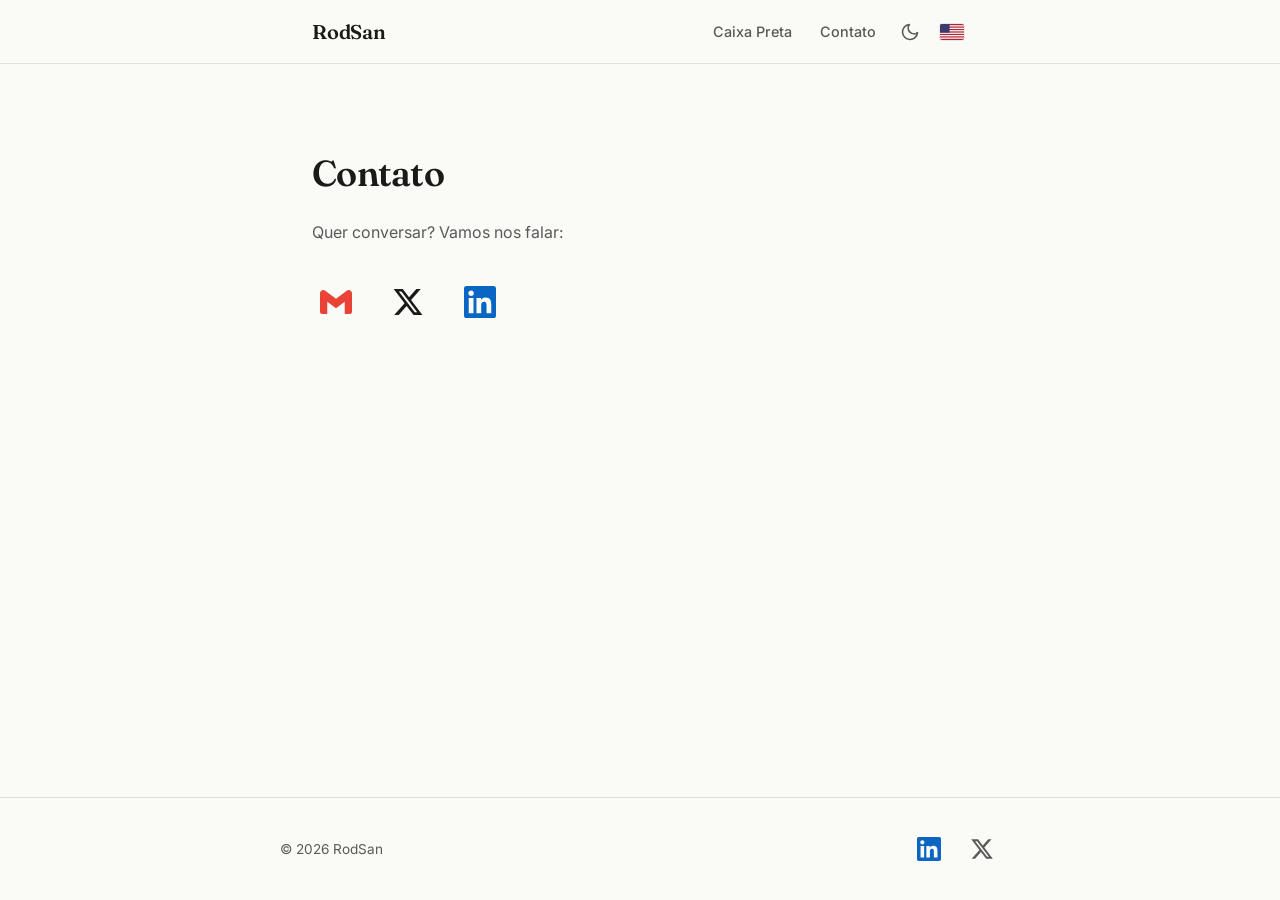
<file: pt/contato.html>
<!DOCTYPE html>
<html lang="pt-BR">
<head>
    <meta charset="UTF-8">
    <meta name="viewport" content="width=device-width, initial-scale=1.0">
    <title>Contato — RodSan</title>
    <meta name="description" content="Fale com RodSan — email.">

    <link rel="alternate" hreflang="en" href="https://0xrodsan.github.io/contato.html">
    <link rel="alternate" hreflang="pt-BR" href="https://0xrodsan.github.io/pt/contato.html">
    <link rel="alternate" hreflang="x-default" href="https://0xrodsan.github.io/contato.html">
    <link rel="canonical" href="https://0xrodsan.github.io/pt/contato.html">

    <link rel="preconnect" href="https://fonts.googleapis.com">
    <link rel="preconnect" href="https://fonts.gstatic.com" crossorigin>
    <link href="https://fonts.googleapis.com/css2?family=Fraunces:ital,wght@0,400;0,600;0,700;1,400&family=Inter:wght@400;500;600&display=swap" rel="stylesheet">

    <link rel="stylesheet" href="../style.css">

    <script>
        (function() {
            var stored = localStorage.getItem('theme');
            var prefersDark = window.matchMedia('(prefers-color-scheme: dark)').matches;
            var theme = stored || (prefersDark ? 'dark' : 'light');
            document.documentElement.setAttribute('data-theme', theme);
        })();
    </script>
</head>
<body>
    <header class="site-header">
        <div class="header-inner">
            <a href="/pt/" class="site-logo">RodSan</a>

            <nav class="site-nav" aria-label="Navegação principal">
                <ul class="nav-list">
                    <li class="nav-item"><a href="https://0xrodsan.github.io/blackbox/pt/" class="nav-link">Caixa Preta</a></li>
                    <li class="nav-item"><a href="contato.html" class="nav-link">Contato</a></li>
                    <!-- Add new nav items here: <li class="nav-item"><a class="nav-link" href="…">…</a></li> -->
                </ul>
            </nav>

            <div class="header-actions">
                <button type="button" class="theme-toggle" aria-label="Alternar tema claro/escuro" title="Alternar tema">
                    <svg class="icon-sun" xmlns="http://www.w3.org/2000/svg" width="20" height="20" viewBox="0 0 24 24" fill="none" stroke="currentColor" stroke-width="2" stroke-linecap="round" stroke-linejoin="round" aria-hidden="true">
                        <circle cx="12" cy="12" r="4"></circle>
                        <path d="M12 2v2M12 20v2M4.93 4.93l1.41 1.41M17.66 17.66l1.41 1.41M2 12h2M20 12h2M4.93 19.07l1.41-1.41M17.66 6.34l1.41-1.41"></path>
                    </svg>
                    <svg class="icon-moon" xmlns="http://www.w3.org/2000/svg" width="20" height="20" viewBox="0 0 24 24" fill="none" stroke="currentColor" stroke-width="2" stroke-linecap="round" stroke-linejoin="round" aria-hidden="true">
                        <path d="M21 12.79A9 9 0 1 1 11.21 3 7 7 0 0 0 21 12.79z"></path>
                    </svg>
                </button>

                <a href="../contato.html" class="lang-flag" aria-label="English" title="English">
                    <svg xmlns="http://www.w3.org/2000/svg" viewBox="0 0 30 20" width="24" height="16" aria-hidden="true">
                        <rect width="30" height="20" fill="#b22234"/>
                        <g fill="#fff">
                            <rect y="1.54" width="30" height="1.54"/>
                            <rect y="4.62" width="30" height="1.54"/>
                            <rect y="7.69" width="30" height="1.54"/>
                            <rect y="10.77" width="30" height="1.54"/>
                            <rect y="13.85" width="30" height="1.54"/>
                            <rect y="16.92" width="30" height="1.54"/>
                        </g>
                        <rect width="12" height="10.77" fill="#3c3b6e"/>
                    </svg>
                </a>

                <button type="button" class="menu-toggle" aria-label="Abrir menu" aria-expanded="false" aria-controls="mobile-nav">
                    <span></span>
                    <span></span>
                    <span></span>
                </button>
            </div>
        </div>

        <nav id="mobile-nav" class="mobile-nav" aria-label="Navegação móvel" hidden>
            <ul class="mobile-nav-list">
                <li class="mobile-nav-item"><a href="https://0xrodsan.github.io/blackbox/pt/" class="mobile-nav-link">Caixa Preta</a></li>
                <li class="mobile-nav-item"><a href="contato.html" class="mobile-nav-link">Contato</a></li>
                <!-- Add new nav items here: <li class="mobile-nav-item"><a class="mobile-nav-link" href="…">…</a></li> -->
            </ul>
        </nav>
    </header>

    <main class="main-content">
        <section class="contact-page reveal" aria-labelledby="contact-title">
            <h1 id="contact-title" class="section-title">Contato</h1>
            <p class="contact-description">
                Quer conversar? Vamos nos falar:
            </p>
            <ul class="contact-info">
                <li class="contact-info-item">
                    <a class="contact-info-link" href="mailto:0xrodsan@gmail.com" aria-label="Enviar email para 0xrodsan@gmail.com" title="Email">
                        <svg xmlns="http://www.w3.org/2000/svg" viewBox="0 0 24 24" aria-hidden="true">
                            <path fill="#EA4335" d="M24 5.457v13.909c0 .904-.732 1.636-1.636 1.636h-3.819V11.73L12 16.64l-6.545-4.91v9.273H1.636A1.636 1.636 0 0 1 0 19.366V5.457c0-2.023 2.309-3.178 3.927-1.964L5.455 4.64 12 9.548l6.545-4.91 1.528-1.145C21.69 2.28 24 3.434 24 5.457z"/>
                        </svg>
                    </a>
                </li>
                <li class="contact-info-item">
                    <a class="contact-info-link" href="https://x.com/0xRodSan" target="_blank" rel="noopener noreferrer" aria-label="Seguir @0xRodSan no X" title="X">
                        <svg xmlns="http://www.w3.org/2000/svg" viewBox="0 0 24 24" aria-hidden="true">
                            <path fill="currentColor" d="M18.244 2.25h3.308l-7.227 8.26 8.502 11.24H16.17l-5.214-6.817L4.99 21.75H1.68l7.73-8.835L1.254 2.25H8.08l4.713 6.231zm-1.161 17.52h1.833L7.084 4.126H5.117z"/>
                        </svg>
                    </a>
                </li>
                <li class="contact-info-item">
                    <a class="contact-info-link" href="https://www.linkedin.com/in/rodsan80/" target="_blank" rel="noopener noreferrer" aria-label="Ver perfil do RodSan no LinkedIn" title="LinkedIn">
                        <svg xmlns="http://www.w3.org/2000/svg" viewBox="0 0 24 24" aria-hidden="true">
                            <path fill="#0A66C2" d="M20.447 20.452h-3.554v-5.569c0-1.328-.027-3.037-1.852-3.037-1.853 0-2.136 1.445-2.136 2.939v5.667H9.351V9h3.414v1.561h.046c.477-.9 1.637-1.85 3.37-1.85 3.601 0 4.267 2.37 4.267 5.455v6.286zM5.337 7.433c-1.144 0-2.063-.926-2.063-2.065 0-1.138.92-2.063 2.063-2.063 1.14 0 2.064.925 2.064 2.063 0 1.139-.925 2.065-2.064 2.065zm1.782 13.019H3.555V9h3.564v11.452zM22.225 0H1.771C.792 0 0 .774 0 1.729v20.542C0 23.227.792 24 1.771 24h20.451C23.2 24 24 23.227 24 22.271V1.729C24 .774 23.2 0 22.222 0h.003z"/>
                        </svg>
                    </a>
                </li>
            </ul>
        </section>
    </main>

    <footer class="site-footer">
        <div class="footer-inner">
            <p class="footer-copy">© <span class="footer-year">2025</span> RodSan</p>
            <ul class="footer-social">
                <li>
                    <a href="https://www.linkedin.com/in/rodsan80/" class="footer-social-link" target="_blank" rel="noopener noreferrer" aria-label="LinkedIn">
                        <svg xmlns="http://www.w3.org/2000/svg" viewBox="0 0 24 24" aria-hidden="true">
                            <path fill="#0A66C2" d="M20.447 20.452h-3.554v-5.569c0-1.328-.027-3.037-1.852-3.037-1.853 0-2.136 1.445-2.136 2.939v5.667H9.351V9h3.414v1.561h.046c.477-.9 1.637-1.85 3.37-1.85 3.601 0 4.267 2.37 4.267 5.455v6.286zM5.337 7.433c-1.144 0-2.063-.926-2.063-2.065 0-1.138.92-2.063 2.063-2.063 1.14 0 2.064.925 2.064 2.063 0 1.139-.925 2.065-2.064 2.065zm1.782 13.019H3.555V9h3.564v11.452zM22.225 0H1.771C.792 0 0 .774 0 1.729v20.542C0 23.227.792 24 1.771 24h20.451C23.2 24 24 23.227 24 22.271V1.729C24 .774 23.2 0 22.222 0h.003z"/>
                        </svg>
                    </a>
                </li>
                <li>
                    <a href="https://x.com/0xRodSan" class="footer-social-link" target="_blank" rel="noopener noreferrer" aria-label="X">
                        <svg xmlns="http://www.w3.org/2000/svg" viewBox="0 0 24 24" aria-hidden="true">
                            <path fill="currentColor" d="M18.244 2.25h3.308l-7.227 8.26 8.502 11.24H16.17l-5.214-6.817L4.99 21.75H1.68l7.73-8.835L1.254 2.25H8.08l4.713 6.231zm-1.161 17.52h1.833L7.084 4.126H5.117z"/>
                        </svg>
                    </a>
                </li>
            </ul>
        </div>
    </footer>

    <script src="../config.js"></script>
    <script src="../script.js"></script>
</body>
</html>
</file>
<file: style.css>
/* ============================================================
   Theme tokens
   ============================================================ */
:root {
    --font-serif: "Fraunces", "Iowan Old Style", "Apple Garamond", Georgia, serif;
    --font-sans: "Inter", -apple-system, BlinkMacSystemFont, "Segoe UI", Roboto, sans-serif;

    --max-width: 720px;
    --header-height: 64px;

    --transition-fast: 180ms ease;
    --transition-medium: 320ms ease;

    --radius-sm: 6px;
    --radius-md: 12px;
    --radius-lg: 16px;
}

[data-theme="light"] {
    --color-bg: #fafaf7;
    --color-surface: #f3f1ec;
    --color-text: #1a1a1a;
    --color-text-muted: #5a5a5a;
    --color-border: #e3e0d8;
    --color-accent: #1a1a1a;
    --color-link: #1a1a1a;
    --color-link-hover: #5a5a5a;
}

[data-theme="dark"] {
    --color-bg: #131312;
    --color-surface: #1c1c1a;
    --color-text: #ececea;
    --color-text-muted: #9a9a96;
    --color-border: #2a2a27;
    --color-accent: #ececea;
    --color-link: #ececea;
    --color-link-hover: #b8b8b3;
}

/* ============================================================
   Reset & base
   ============================================================ */
*,
*::before,
*::after {
    box-sizing: border-box;
    margin: 0;
    padding: 0;
}

html {
    scroll-behavior: smooth;
    -webkit-text-size-adjust: 100%;
}

body {
    font-family: var(--font-sans);
    font-size: 16px;
    line-height: 1.65;
    color: var(--color-text);
    background-color: var(--color-bg);
    -webkit-font-smoothing: antialiased;
    -moz-osx-font-smoothing: grayscale;
    transition: background-color var(--transition-medium), color var(--transition-medium);
    min-height: 100vh;
    display: flex;
    flex-direction: column;
}

a {
    color: var(--color-link);
    text-decoration: none;
    transition: color var(--transition-fast);
}

a:hover {
    color: var(--color-link-hover);
}

button {
    font: inherit;
    color: inherit;
    background: none;
    border: none;
    cursor: pointer;
}

ul {
    list-style: none;
}

img,
svg {
    display: block;
    max-width: 100%;
}

/* ============================================================
   Header
   ============================================================ */
.site-header {
    position: fixed;
    top: 0;
    left: 0;
    right: 0;
    z-index: 100;
    height: var(--header-height);
    background-color: color-mix(in srgb, var(--color-bg) 88%, transparent);
    backdrop-filter: saturate(180%) blur(12px);
    -webkit-backdrop-filter: saturate(180%) blur(12px);
    border-bottom: 1px solid var(--color-border);
    transition: background-color var(--transition-medium), border-color var(--transition-medium);
}

.header-inner {
    height: 100%;
    max-width: var(--max-width);
    margin: 0 auto;
    padding: 0 1.25rem;
    display: flex;
    align-items: center;
    justify-content: space-between;
    gap: 1rem;
}

.site-logo {
    font-family: var(--font-serif);
    font-size: 1.25rem;
    font-weight: 600;
    letter-spacing: -0.01em;
    color: var(--color-text);
}

.site-logo:hover {
    color: var(--color-text-muted);
}

.site-nav {
    display: none;
    margin-left: auto;
}

.nav-list {
    display: flex;
    gap: 1.75rem;
}

.nav-link {
    font-size: 0.9rem;
    font-weight: 500;
    color: var(--color-text-muted);
    position: relative;
}

.nav-link::after {
    content: "";
    position: absolute;
    left: 0;
    right: 0;
    bottom: -4px;
    height: 1px;
    background-color: currentColor;
    transform: scaleX(0);
    transform-origin: left;
    transition: transform var(--transition-fast);
}

.nav-link:hover {
    color: var(--color-text);
}

.nav-link:hover::after {
    transform: scaleX(1);
}

.header-actions {
    display: flex;
    align-items: center;
    gap: 0.5rem;
}

.lang-flag {
    display: inline-flex;
    align-items: center;
    justify-content: center;
    padding: 0.25rem;
    border-radius: var(--radius-sm);
    transition: background-color var(--transition-fast);
}

.lang-flag:hover {
    background-color: var(--color-surface);
}

.lang-flag svg {
    display: block;
    width: 24px;
    height: 16px;
    border-radius: 2px;
    box-shadow: 0 0 0 1px color-mix(in srgb, var(--color-border) 70%, transparent);
}

.theme-toggle {
    display: flex;
    align-items: center;
    justify-content: center;
    width: 36px;
    height: 36px;
    border-radius: var(--radius-sm);
    color: var(--color-text-muted);
    transition: color var(--transition-fast), background-color var(--transition-fast);
}

.theme-toggle:hover {
    color: var(--color-text);
    background-color: var(--color-surface);
}

.icon-sun,
.icon-moon {
    display: none;
}

[data-theme="light"] .icon-moon {
    display: block;
}

[data-theme="dark"] .icon-sun {
    display: block;
}

.menu-toggle {
    display: flex;
    flex-direction: column;
    justify-content: center;
    gap: 4px;
    width: 36px;
    height: 36px;
    padding: 8px;
    border-radius: var(--radius-sm);
    transition: background-color var(--transition-fast);
}

.menu-toggle:hover {
    background-color: var(--color-surface);
}

.menu-toggle span {
    display: block;
    height: 1.5px;
    width: 100%;
    background-color: var(--color-text);
    border-radius: 1px;
    transition: transform var(--transition-fast), opacity var(--transition-fast);
}

.menu-toggle[aria-expanded="true"] span:nth-child(1) {
    transform: translateY(5.5px) rotate(45deg);
}

.menu-toggle[aria-expanded="true"] span:nth-child(2) {
    opacity: 0;
}

.menu-toggle[aria-expanded="true"] span:nth-child(3) {
    transform: translateY(-5.5px) rotate(-45deg);
}

/* Mobile nav */
.mobile-nav {
    border-top: 1px solid var(--color-border);
    background-color: var(--color-bg);
    padding: 1rem 1.25rem 1.5rem;
}

.mobile-nav[hidden] {
    display: none;
}

.mobile-nav-list {
    display: flex;
    flex-direction: column;
    gap: 0.75rem;
}

.mobile-nav-link {
    display: block;
    padding: 0.5rem 0;
    font-size: 1rem;
    color: var(--color-text);
    border-bottom: 1px solid var(--color-border);
}

/* ============================================================
   Main content
   ============================================================ */
.main-content {
    flex: 1;
    max-width: var(--max-width);
    width: 100%;
    margin: 0 auto;
    padding: calc(var(--header-height) + 3rem) 1.25rem 4rem;
}

/* Section reveal animation */
.reveal {
    opacity: 0;
    transform: translateY(24px);
    transition: opacity 700ms ease, transform 700ms ease;
}

.reveal.is-visible {
    opacity: 1;
    transform: translateY(0);
}

@media (prefers-reduced-motion: reduce) {
    .reveal {
        opacity: 1;
        transform: none;
        transition: none;
    }
}

/* ============================================================
   Hero
   ============================================================ */
.hero {
    padding: 3rem 0 4rem;
    border-bottom: 1px solid var(--color-border);
}

.hero-title {
    font-family: var(--font-serif);
    font-size: clamp(2.75rem, 8vw, 4.5rem);
    font-weight: 600;
    letter-spacing: -0.025em;
    line-height: 1.05;
    margin-bottom: 1.5rem;
}

.hero-subtitle {
    font-size: 1.05rem;
    line-height: 1.7;
    color: var(--color-text-muted);
    max-width: 36rem;
}

:lang(en) .hero-subtitle {
    max-width: 42rem;
}

/* ============================================================
   Quote
   ============================================================ */
.quote-section {
    padding: 4rem 0;
    border-bottom: 1px solid var(--color-border);
}

.quote {
    border-left: 3px solid var(--color-accent);
    padding: 0.5rem 0 0.5rem 1.5rem;
    font-family: var(--font-serif);
    font-style: italic;
    font-size: 1.1rem;
    line-height: 1.8;
    color: var(--color-text);
}

.quote p {
    margin-bottom: 0.5rem;
}

.quote p:last-of-type {
    margin-bottom: 1.25rem;
}

.quote-cite {
    display: block;
    margin-top: 1rem;
    font-family: var(--font-sans);
    font-style: normal;
    font-size: 0.9rem;
    color: var(--color-text-muted);
}

/* ============================================================
   CTA
   ============================================================ */
.cta-section {
    padding: 4rem 0;
    border-bottom: 1px solid var(--color-border);
}

.cta-card {
    background-color: var(--color-surface);
    border: 1px solid var(--color-border);
    border-radius: var(--radius-lg);
    padding: 2.5rem 2rem;
    text-align: center;
    transition: background-color var(--transition-medium), border-color var(--transition-medium);
}

.cta-title {
    font-family: var(--font-serif);
    font-size: clamp(1.75rem, 5vw, 2.25rem);
    font-weight: 600;
    letter-spacing: -0.02em;
    margin-bottom: 1rem;
}

.cta-text {
    color: var(--color-text-muted);
    margin-bottom: 1.75rem;
    max-width: 32rem;
    margin-left: auto;
    margin-right: auto;
}

.cta-button {
    display: inline-block;
    padding: 0.75rem 1.75rem;
    background-color: var(--color-text);
    color: var(--color-bg);
    border-radius: var(--radius-md);
    font-size: 0.95rem;
    font-weight: 500;
    transition: opacity var(--transition-fast), transform var(--transition-fast);
}

.cta-button:hover {
    color: var(--color-bg);
    opacity: 0.85;
    transform: translateY(-1px);
}

/* ============================================================
   Contact
   ============================================================ */
.contact-page {
    padding: 2rem 0;
}

.section-title {
    font-family: var(--font-serif);
    font-size: clamp(1.75rem, 5vw, 2.25rem);
    font-weight: 600;
    letter-spacing: -0.02em;
    margin-bottom: 1rem;
}

.contact-description {
    color: var(--color-text-muted);
    margin-bottom: 2rem;
    max-width: 36rem;
}

.contact-info {
    display: flex;
    flex-direction: row;
    gap: 1.5rem;
    align-items: center;
}

.contact-info-link {
    display: inline-flex;
    align-items: center;
    color: var(--color-text);
    padding: 0.5rem;
    transition: color var(--transition-fast), opacity var(--transition-fast), transform var(--transition-fast);
}

.contact-info-link:hover {
    color: var(--color-text-muted);
    opacity: 0.75;
    transform: translateY(-2px);
}

.contact-info-link svg {
    width: 32px;
    height: 32px;
    flex-shrink: 0;
    pointer-events: none;
}

/* ============================================================
   Footer
   ============================================================ */
.site-footer {
    border-top: 1px solid var(--color-border);
    padding: 2rem 1.25rem;
    margin-top: 2rem;
    transition: border-color var(--transition-medium);
}

.footer-inner {
    max-width: var(--max-width);
    margin: 0 auto;
    display: flex;
    align-items: center;
    justify-content: space-between;
    gap: 1rem;
}

.footer-copy {
    font-size: 0.85rem;
    color: var(--color-text-muted);
}

.footer-social {
    display: flex;
    gap: 1rem;
}

.footer-social-link {
    display: inline-flex;
    align-items: center;
    justify-content: center;
    color: var(--color-text-muted);
    padding: 0.4rem;
    transition: color var(--transition-fast), opacity var(--transition-fast), transform var(--transition-fast);
}

.footer-social-link:hover {
    color: var(--color-text);
    opacity: 0.75;
    transform: translateY(-2px);
}

.footer-social-link svg {
    width: 24px;
    height: 24px;
    flex-shrink: 0;
    pointer-events: none;
}

/* ============================================================
   Responsive: tablet & up
   ============================================================ */
@media (min-width: 720px) {
    .header-inner {
        padding: 0 2rem;
    }

    .site-nav {
        display: block;
    }

    .menu-toggle {
        display: none;
    }

    .mobile-nav {
        display: none !important;
    }

    .main-content {
        padding-left: 2rem;
        padding-right: 2rem;
    }

    .site-footer {
        padding-left: 2rem;
        padding-right: 2rem;
    }

    .cta-card {
        padding: 3rem 2.5rem;
    }
}
</file>
